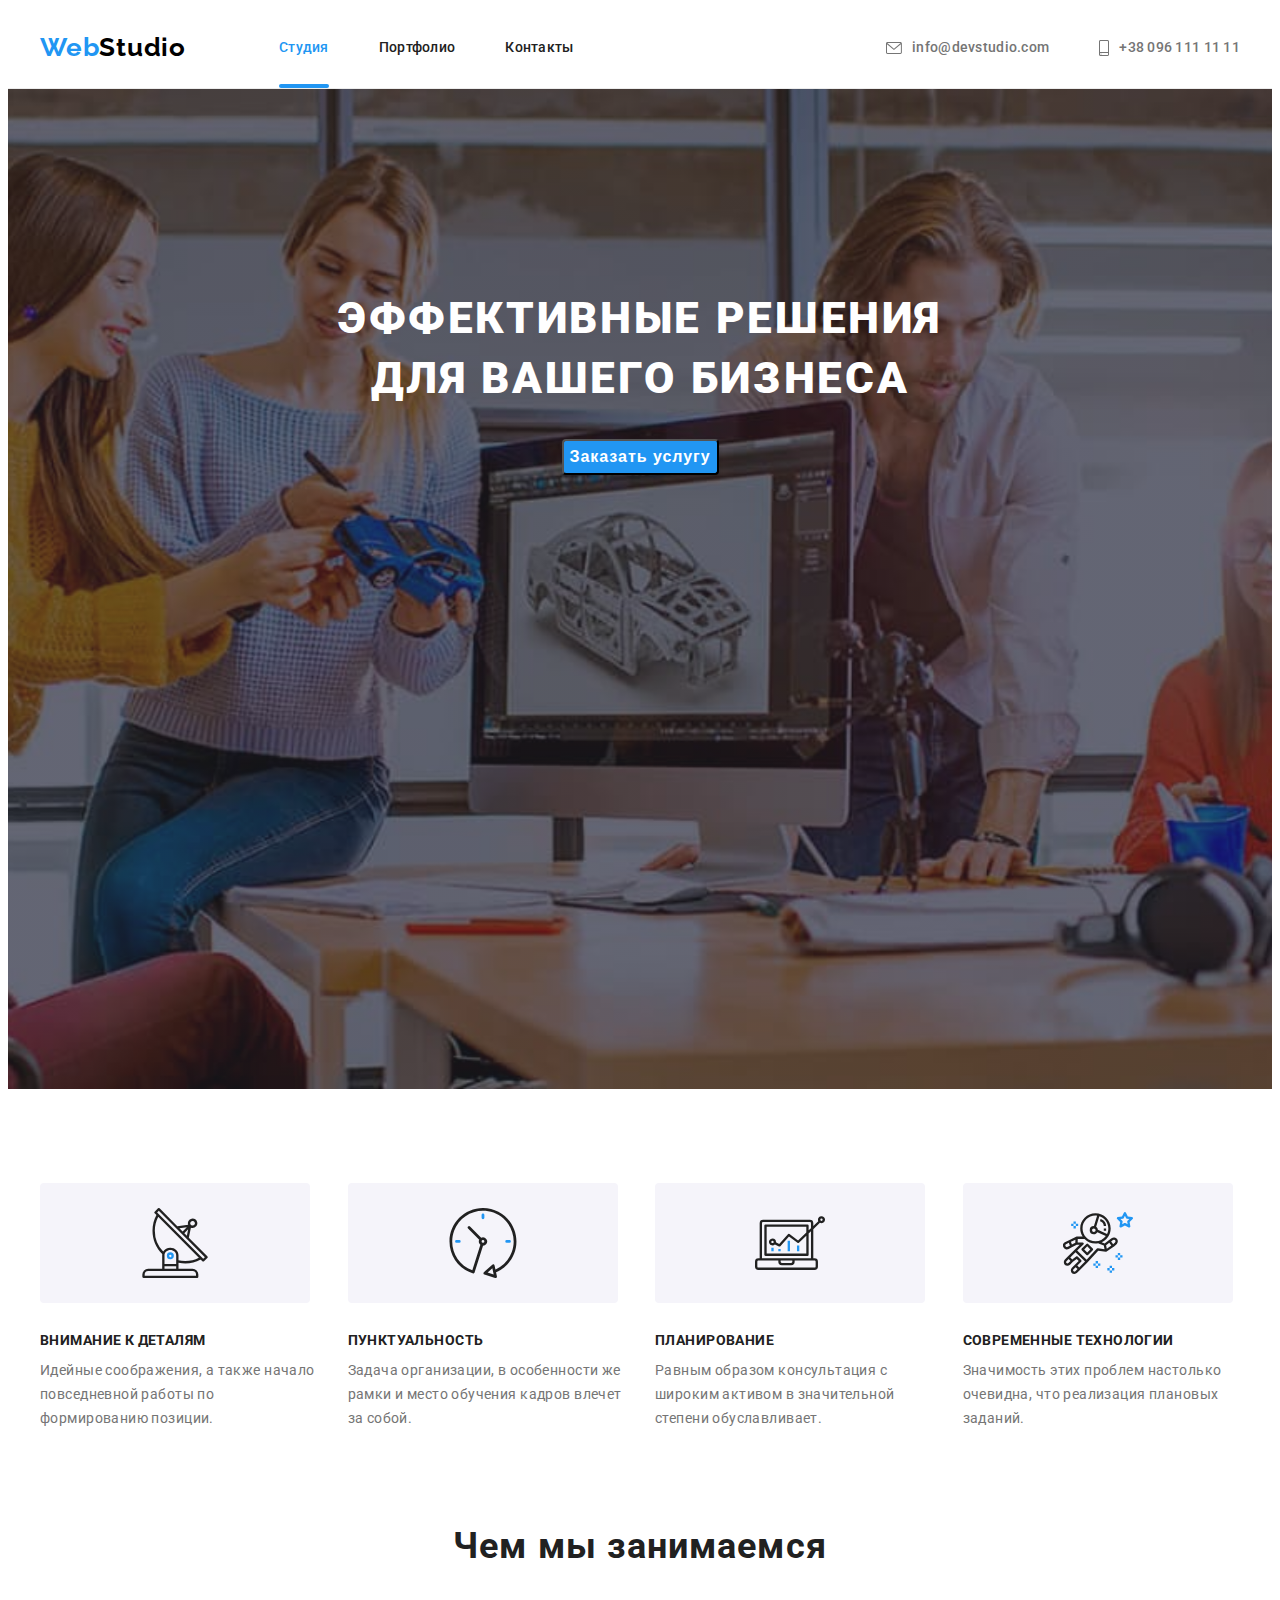
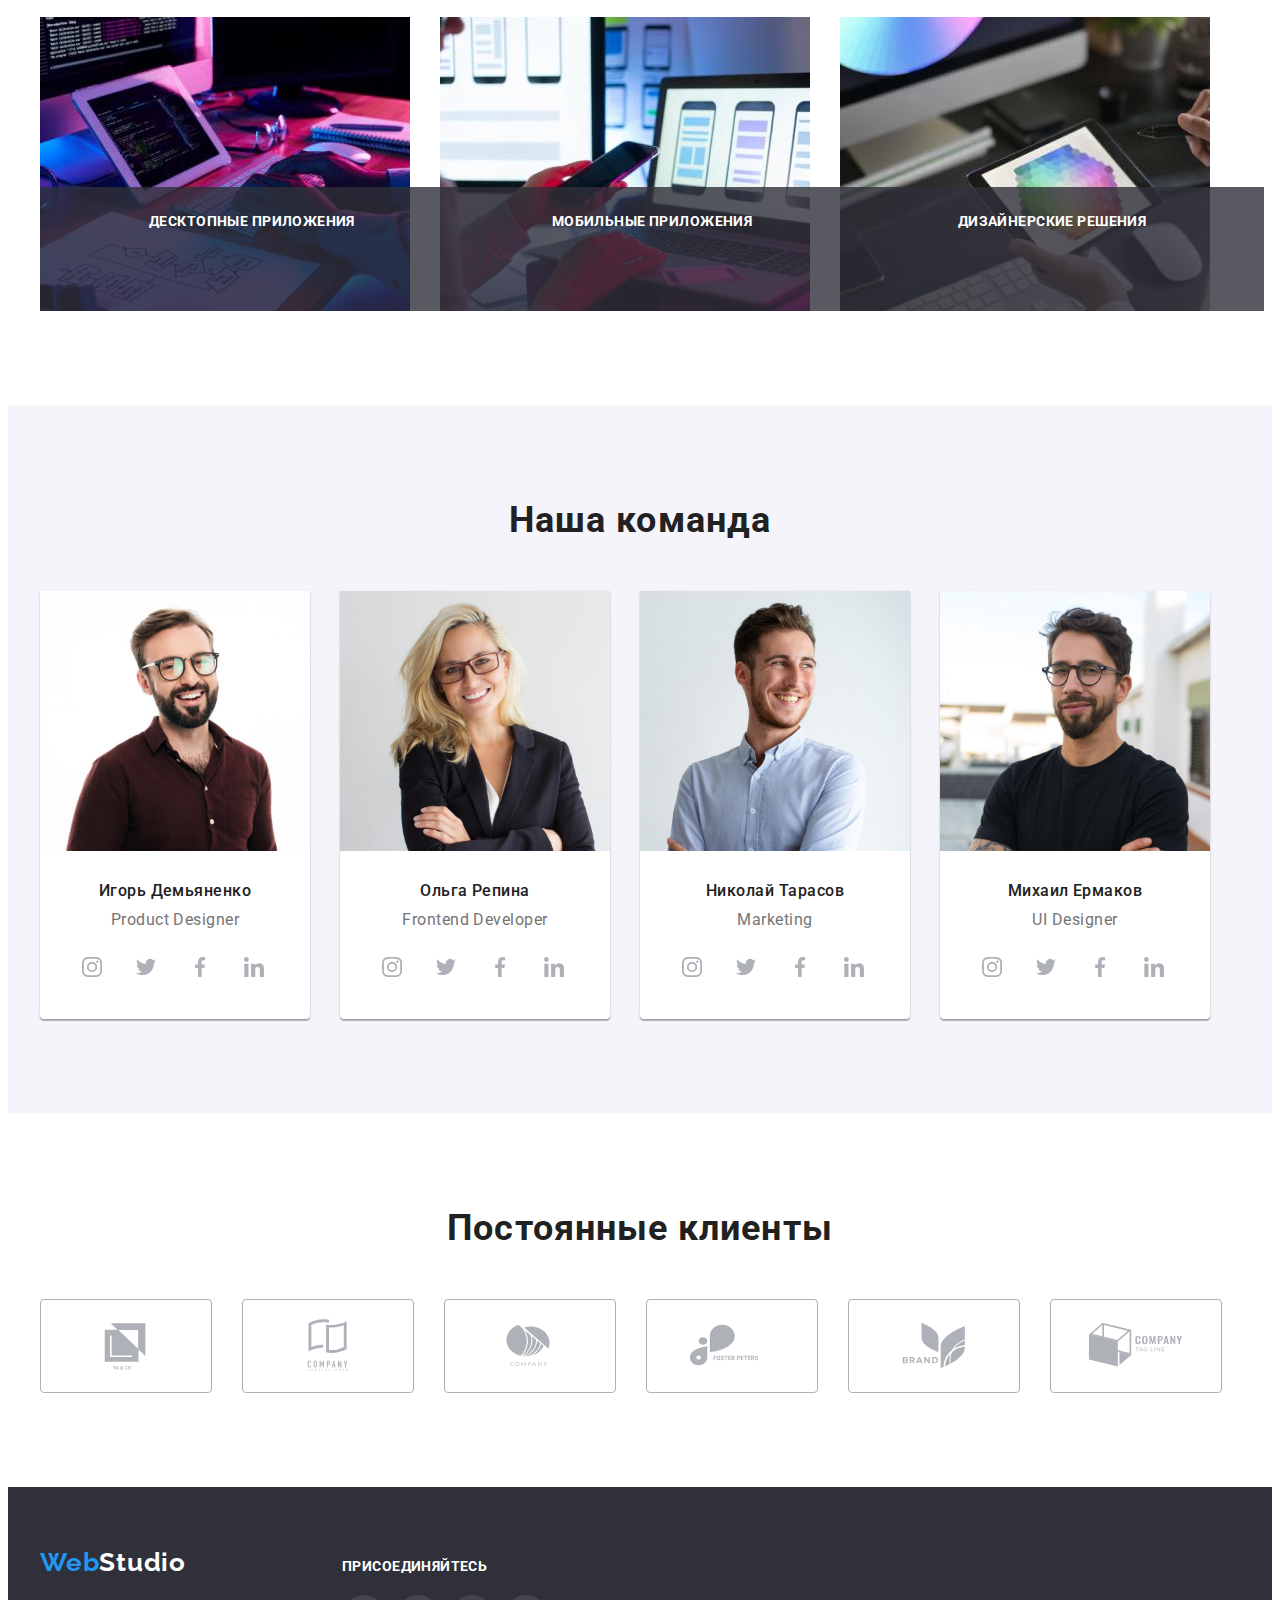
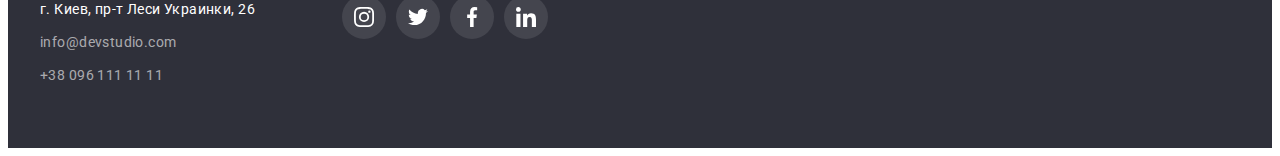
<file: index.html>
<!DOCTYPE html>
<html lang="ru">
  <head>
    <meta charset="UTF-8" />
    <meta http-equiv="X-UA-Compatible" content="IE=edge" />
    <meta name="viewport" content="width=device-width, initial-scale=1.0" />
    <title>Web Studio</title>
    <link rel="preconnect" href="https://fonts.googleapis.com" />
    <link rel="preconnect" href="https://fonts.gstatic.com" crossorigin />
    <link rel="preconnect" href="https://fonts.googleapis.com" />
    <link rel="preconnect" href="https://fonts.gstatic.com" crossorigin />
    <link
      href="https://fonts.googleapis.com/css2?family=Raleway:wght@700&family=Roboto:wght@400;500;700;900&display=swap"
      rel="stylesheet"
    />
    <link
      rel="stylesheet"
      href="https://cdnjs.cloudflare.com/ajax/libs/modern-normalize/1.1.0/modern-normalize.min.css"
      integrity="sha512-wpPYUAdjBVSE4KJnH1VR1HeZfpl1ub8YT/NKx4PuQ5NmX2tKuGu6U/JRp5y+Y8XG2tV+wKQpNHVUX03MfMFn9Q=="
      crossorigin="anonymous"
      referrerpolicy="no-referrer"
    />

    <link rel="stylesheet" href="./css/styles.css" />
  </head>
  <body>
    <!-- header -->
    <header>
      <div class="container header">
        <nav class="main-nav">
          <a class="logo" href="./index.html"><span class="logo-accent">Web</span>Studio</a>
          <ul class="site-nav list">
            <li><a class="link is-active-page" href="./index.html">Студия</a></li>
            <li><a class="link" href="./portfolio.html">Портфолио</a></li>
            <li><a class="link" href="">Контакты</a></li>
          </ul>
        </nav>
        <ul class="contacts list">
          <li>
            <a class="link" href="mailto:info@devstudio.com">
              <svg class="icon" width="16" height="12">
                <use href="./images/sprite.svg#pics-envelope"></use>
              </svg>
              info@devstudio.com
            </a>
          </li>
          <li>
            <a class="link" href="tel:+380961111111">
              <svg class="icon" width="10" height="16">
                <use href="./images/sprite.svg#pics-smartphone"></use>
              </svg>
              +38 096 111 11 11</a
            >
          </li>
        </ul>
      </div>
    </header>

    <main>
      <!-- order service section -->
      <section class="sectin-order">
        <div class="container">
          <h1>Эффективные решения для вашего бизнеса</h1>
          <button type="button" data-modal-open>Заказать услугу</button>
        </div>
      </section>

      <!-- our benefits section -->
      <section class="benefits-section section">
        <div class="container">
          <h2 class="visually-hidden">Наши преимущества</h2>
          <ul class="benefits-list list">
            <li>
              <div class="thumb">
                <svg width="70" height="70">
                  <use href="./images/sprite.svg#icon-antenna"></use>
                </svg>
              </div>
              <h3>Внимание к деталям</h3>
              <p>
                Идейные соображения, а также начало повседневной работы по формированию позиции.
              </p>
            </li>
            <li>
              <div class="thumb">
                <svg width="70" height="70">
                  <use href="./images/sprite.svg#icon-clock"></use>
                </svg>
              </div>
              <h3>Пунктуальность</h3>
              <p>
                Задача организации, в особенности же рамки и место обучения кадров влечет за собой.
              </p>
            </li>
            <li>
              <div class="thumb">
                <svg width="70" height="70">
                  <use href="./images/sprite.svg#icon-diagram"></use>
                </svg>
              </div>
              <h3>Планирование</h3>
              <p>
                Равным образом консультация с широким активом в значительной степени обуславливает.
              </p>
            </li>
            <li>
              <div class="thumb">
                <svg width="70" height="70">
                  <use href="./images/sprite.svg#icon-astronaut"></use>
                </svg>
              </div>
              <h3>Современные технологии</h3>
              <p>Значимость этих проблем настолько очевидна, что реализация плановых заданий.</p>
            </li>
          </ul>
        </div>
      </section>

      <!-- our work section -->
      <section class="work-section section">
        <div class="container">
          <h2 class="section-heading">Чем мы занимаемся</h2>
          <ul class="work-list list">
            <li>
              <div class="thumb">
                <img width="370" height="294" src="./images/work1.jpg" alt="we are working" />
                <h3 class="description">Десктопные приложения</h3>
              </div>
            </li>

            <li>
              <div class="thumb">
                <img width="370" height="294" src="./images/work2.jpg" alt="we are working" />
                <h3 class="description">Мобильные приложения</h3>
              </div>
            </li>

            <li>
              <div class="thumb">
                <img width="370" height="294" src="./images/work3.jpg" alt="we are working" />
                <h3 class="description">Дизайнерские решения</h3>
              </div>
            </li>
          </ul>
        </div>
      </section>

      <!--our team section  -->
      <section class="team-section section">
        <div class="container">
          <h2 class="section-heading">Наша команда</h2>
          <ul class="team-list list">
            <li class="card">
              <img
                width="270"
                height="260"
                src="./images/team-member1.jpg"
                alt="фото Игорь Демьяненко"
              />
              <div class="card-description">
                <h3>Игорь Демьяненко</h3>
                <p>Product Designer</p>

                <ul class="social-icons list">
                  <li>
                    <a href="" aria-label="instagram">
                      <svg class="icon" width="20" height="20">
                        <use href="./images/sprite.svg#socials-instagram"></use>
                      </svg>
                    </a>
                  </li>

                  <li>
                    <a href="" aria-label="twitter">
                      <svg class="icon" width="20" height="20">
                        <use href="./images/sprite.svg#socials-twitter"></use>
                      </svg>
                    </a>
                  </li>

                  <li>
                    <a href="" aria-label="facebook">
                      <svg class="icon" width="20" height="20">
                        <use href="./images/sprite.svg#socials-facebook"></use>
                      </svg>
                    </a>
                  </li>

                  <li>
                    <a href="" aria-label="linkedin">
                      <svg class="icon" width="20" height="20">
                        <use href="./images/sprite.svg#socials-linkedin"></use>
                      </svg>
                    </a>
                  </li>
                </ul>
              </div>
            </li>
            <li class="card">
              <img
                width="270"
                height="260"
                src="./images/team-member2.jpg"
                alt="фото Ольга Репина"
              />
              <div class="card-description">
                <h3>Ольга Репина</h3>
                <p>Frontend Developer</p>

                <ul class="social-icons list">
                  <li>
                    <a href="" aria-label="instagram">
                      <svg class="icon" width="20" height="20">
                        <use href="./images/sprite.svg#socials-instagram"></use>
                      </svg>
                    </a>
                  </li>

                  <li>
                    <a href="" aria-label="twitter">
                      <svg class="icon" width="20" height="20">
                        <use href="./images/sprite.svg#socials-twitter"></use>
                      </svg>
                    </a>
                  </li>

                  <li>
                    <a href="" aria-label="facebook">
                      <svg class="icon" width="20" height="20">
                        <use href="./images/sprite.svg#socials-facebook"></use>
                      </svg>
                    </a>
                  </li>

                  <li>
                    <a href="" aria-label="linkedin">
                      <svg class="icon" width="20" height="20">
                        <use href="./images/sprite.svg#socials-linkedin"></use>
                      </svg>
                    </a>
                  </li>
                </ul>
              </div>
            </li>
            <li class="card">
              <img
                width="270"
                height="260"
                src="./images/team-member3.jpg"
                alt="фото Николай Тарасов"
              />
              <div class="card-description">
                <h3>Николай Тарасов</h3>
                <p>Marketing</p>

                <ul class="social-icons list">
                  <li>
                    <a href="" aria-label="instagram">
                      <svg class="icon" width="20" height="20">
                        <use href="./images/sprite.svg#socials-instagram"></use>
                      </svg>
                    </a>
                  </li>

                  <li>
                    <a href="" aria-label="twitter">
                      <svg class="icon" width="20" height="20">
                        <use href="./images/sprite.svg#socials-twitter"></use>
                      </svg>
                    </a>
                  </li>

                  <li>
                    <a href="" aria-label="facebook">
                      <svg class="icon" width="20" height="20">
                        <use href="./images/sprite.svg#socials-facebook"></use>
                      </svg>
                    </a>
                  </li>

                  <li>
                    <a href="" aria-label="linkedin">
                      <svg class="icon" width="20" height="20">
                        <use href="./images/sprite.svg#socials-linkedin"></use>
                      </svg>
                    </a>
                  </li>
                </ul>
              </div>
            </li>
            <li class="card">
              <img
                width="270"
                height="260"
                src="./images/team-member4.jpg"
                alt="фото Михаил Ермаков"
              />
              <div class="card-description">
                <h3>Михаил Ермаков</h3>
                <p>UI Designer</p>

                <ul class="social-icons list">
                  <li>
                    <a href="" aria-label="instagram">
                      <svg class="icon" width="20" height="20">
                        <use href="./images/sprite.svg#socials-instagram"></use>
                      </svg>
                    </a>
                  </li>

                  <li>
                    <a href="" aria-label="twitter">
                      <svg class="icon" width="20" height="20">
                        <use href="./images/sprite.svg#socials-twitter"></use>
                      </svg>
                    </a>
                  </li>

                  <li>
                    <a href="" aria-label="facebook">
                      <svg class="icon" width="20" height="20">
                        <use href="./images/sprite.svg#socials-facebook"></use>
                      </svg>
                    </a>
                  </li>

                  <li>
                    <a href="" aria-label="linkedin">
                      <svg class="icon" width="20" height="20">
                        <use href="./images/sprite.svg#socials-linkedin"></use>
                      </svg>
                    </a>
                  </li>
                </ul>
              </div>
            </li>
          </ul>
        </div>
      </section>

      <!-- Clients Section -->
      <section class="clients-section section">
        <div class="container">
          <h2 class="section-heading">Постоянные клиенты</h2>
          <ul class="clients-list list">
            <li class="client">
              <a href="">
                <svg class="icon" width="106" height="60">
                  <use href="./images/sprite.svg#company-logo1"></use>
                </svg>
              </a>
            </li>

            <li class="client">
              <a href="">
                <svg class="icon" width="106" height="60">
                  <use href="./images/sprite.svg#company-logo2"></use>
                </svg>
              </a>
            </li>

            <li class="client">
              <a href="">
                <svg class="icon" width="106" height="60">
                  <use href="./images/sprite.svg#company-logo3"></use>
                </svg>
              </a>
            </li>

            <li class="client">
              <a href="">
                <svg class="icon" width="106" height="60">
                  <use href="./images/sprite.svg#company-logo4"></use>
                </svg>
              </a>
            </li>

            <li class="client">
              <a href="">
                <svg class="icon" width="106" height="60">
                  <use href="./images/sprite.svg#company-logo5"></use>
                </svg>
              </a>
            </li>

            <li class="client">
              <a href="">
                <svg class="icon" width="106" height="60">
                  <use href="./images/sprite.svg#company-logo6"></use>
                </svg>
              </a>
            </li>
          </ul>
        </div>
      </section>
    </main>

    <!-- footer -->
    <footer class="footer">
      <div class="container">
        <div class="our-location">
          <a class="logo" href="./index.html"><span class="logo-accent">Web</span>Studio</a>
          <address class="address">
            <p>г. Киев, пр-т Леси Украинки, 26</p>
            <a class="link" href="mailto:info@devstudio.com">info@devstudio.com</a>
            <a class="link" href="tel:+380961111111">+38 096 111 11 11</a>
          </address>
        </div>

        <div class="contact-us">
          <h2>присоединяйтесь</h2>
          <ul class="social-icons list">
            <li>
              <a href="" aria-label="instagram">
                <svg class="icon" width="20" height="20">
                  <use href="./images/sprite.svg#socials-instagram"></use>
                </svg>
              </a>
            </li>

            <li>
              <a href="" aria-label="twitter">
                <svg class="icon" width="20" height="20">
                  <use href="./images/sprite.svg#socials-twitter"></use>
                </svg>
              </a>
            </li>

            <li>
              <a href="" aria-label="facebook">
                <svg class="icon" width="20" height="20">
                  <use href="./images/sprite.svg#socials-facebook"></use>
                </svg>
              </a>
            </li>

            <li>
              <a href="" aria-label="linkedin">
                <svg class="icon" width="20" height="20">
                  <use href="./images/sprite.svg#socials-linkedin"></use>
                </svg>
              </a>
            </li>
          </ul>
        </div>
      </div>
    </footer>
    <!-- modal -->
    <div class="backdrop is-hidden" data-modal>
      <div class="modal">
        <button class="close-btn" data-modal-close>
          <svg width="11" height="11">
            <use href="./images/sprite.svg#pics-close"></use>
          </svg>
        </button>
      </div>
    </div>

    <script src="./js/modal.js"></script>
  </body>
</html>
</file>
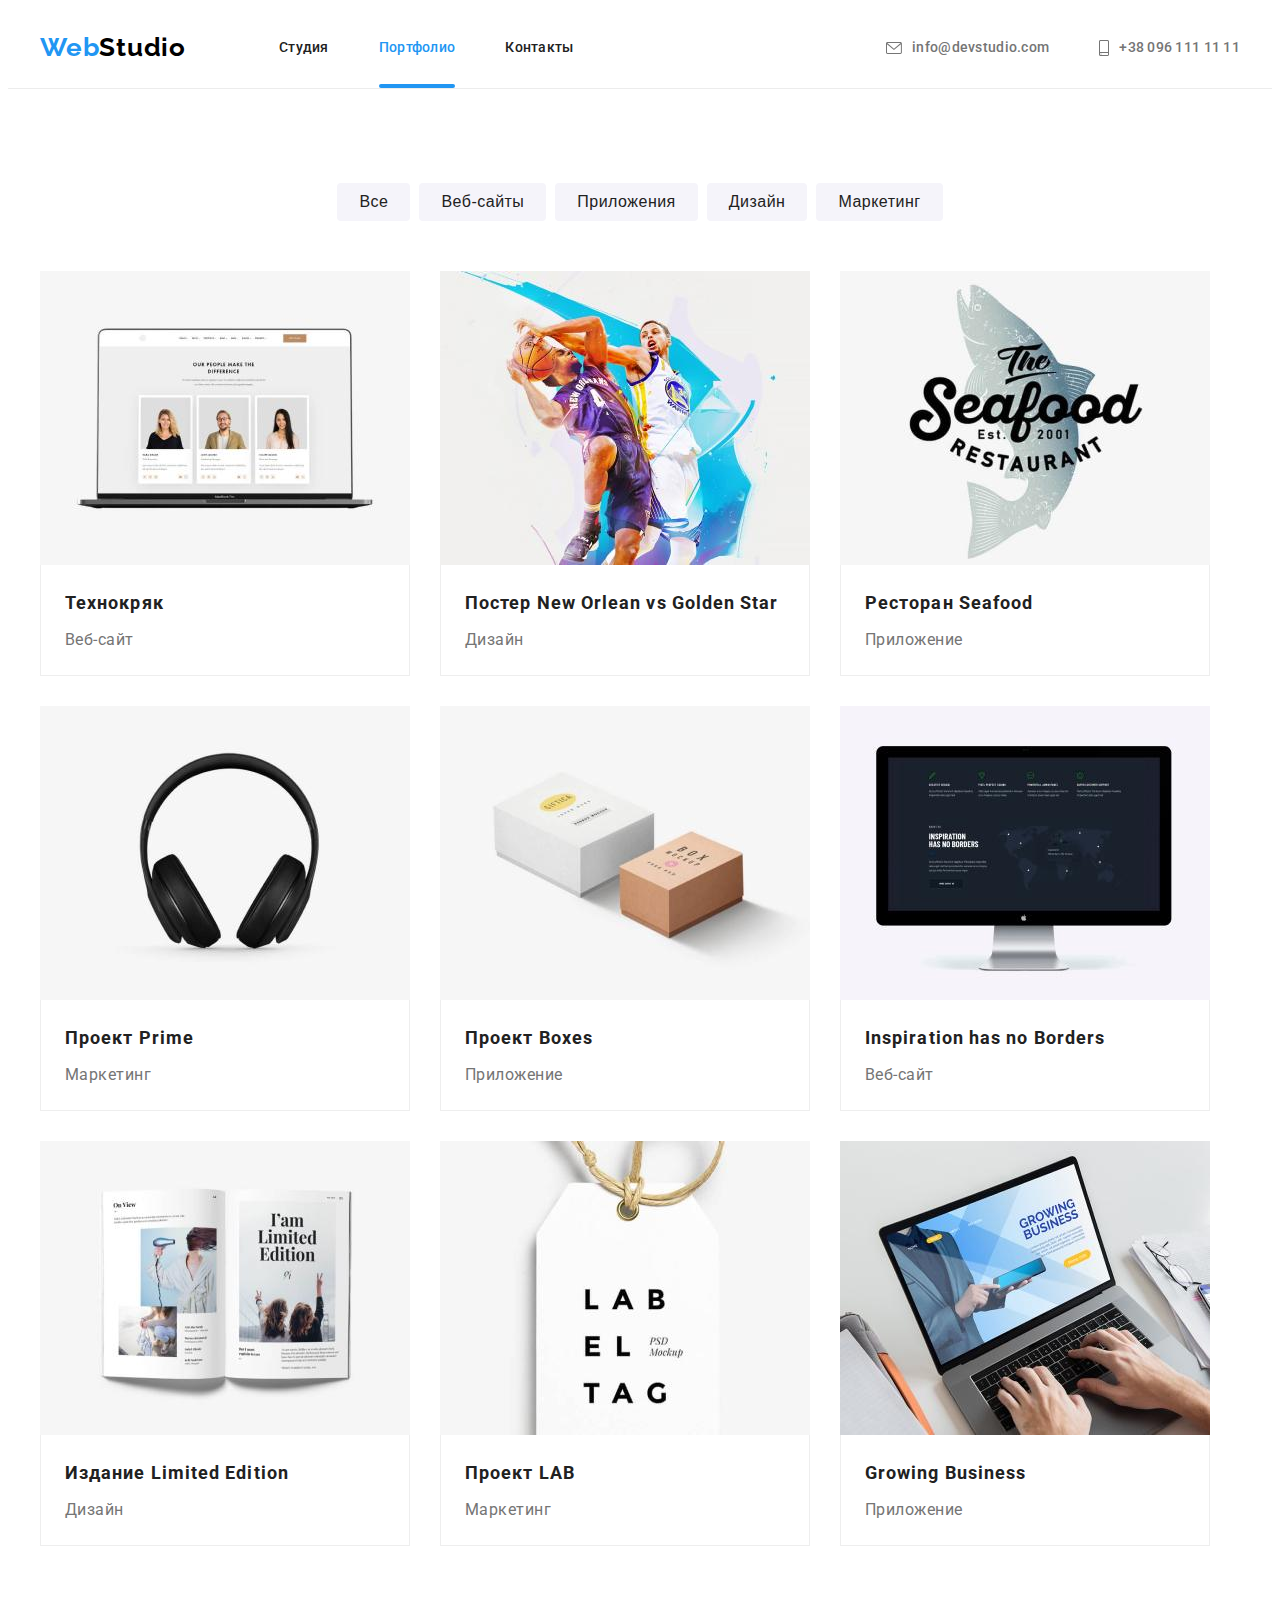
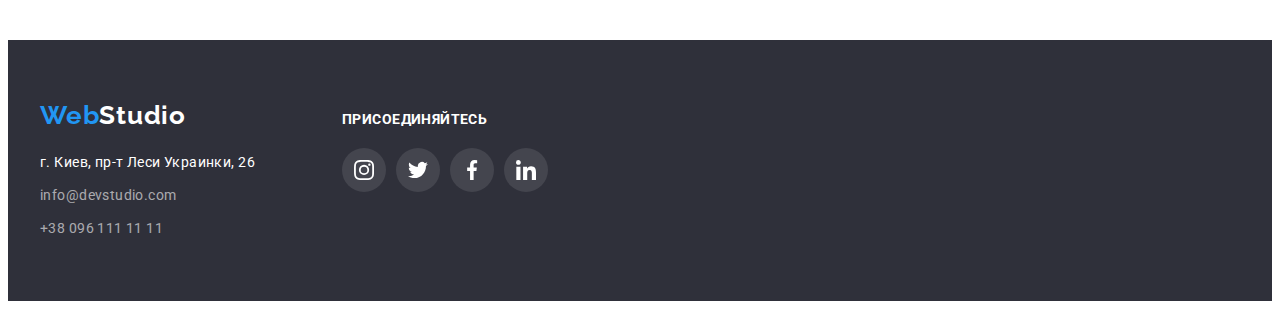
<file: portfolio.html>
<!DOCTYPE html>
<html lang="ru">
  <head>
    <meta charset="UTF-8" />
    <meta http-equiv="X-UA-Compatible" content="IE=edge" />
    <meta name="viewport" content="width=device-width, initial-scale=1.0" />
    <title>Web Studio</title>
    <link rel="preconnect" href="https://fonts.googleapis.com" />
    <link rel="preconnect" href="https://fonts.gstatic.com" crossorigin />
    <link rel="preconnect" href="https://fonts.googleapis.com" />
    <link rel="preconnect" href="https://fonts.gstatic.com" crossorigin />
    <link
      href="https://fonts.googleapis.com/css2?family=Raleway:wght@700&family=Roboto:wght@400;500;700;900&display=swap"
      rel="stylesheet"
    />
    <link
      rel="stylesheet"
      href="https://cdnjs.cloudflare.com/ajax/libs/modern-normalize/1.1.0/modern-normalize.min.css"
      integrity="sha512-wpPYUAdjBVSE4KJnH1VR1HeZfpl1ub8YT/NKx4PuQ5NmX2tKuGu6U/JRp5y+Y8XG2tV+wKQpNHVUX03MfMFn9Q=="
      crossorigin="anonymous"
      referrerpolicy="no-referrer"
    />

    <link rel="stylesheet" href="./css/styles.css" />
  </head>
  <body>
    <!-- header -->
    <header>
      <div class="container header">
        <nav class="main-nav">
          <a class="logo" href="./index.html"><span class="logo-accent">Web</span>Studio</a>
          <ul class="site-nav list">
            <li><a class="link" href="./index.html">Студия</a></li>
            <li><a class="link is-active-page" href="./portfolio.html">Портфолио</a></li>
            <li><a class="link" href="">Контакты</a></li>
          </ul>
        </nav>
        <ul class="contacts list">
          <li>
            <a class="link" href="mailto:info@devstudio.com">
              <svg class="icon" width="16" height="12">
                <use href="./images/sprite.svg#pics-envelope"></use>
              </svg>
              info@devstudio.com</a
            >
          </li>
          <li>
            <a class="link" href="tel:+380961111111">
              <svg class="icon" width="10" height="16">
                <use href="./images/sprite.svg#pics-smartphone"></use>
              </svg>
              +38 096 111 11 11</a
            >
          </li>
        </ul>
      </div>
    </header>

    <main>
      <h1 class="visually-hidden">Портфолио</h1>
      <section class="portfolio section">
        <div class="container">
          <ul class="portfolio-selection list">
            <li><button class="btn" type="button">Все</button></li>
            <li><button class="btn" type="button">Веб-сайты</button></li>
            <li><button class="btn" type="button">Приложения</button></li>
            <li><button class="btn" type="button">Дизайн</button></li>
            <li><button class="btn" type="button">Маркетинг</button></li>
          </ul>

          <ul class="portfolio-projects list">
            <li class="item">
              <a href="">
                <div class="thumb">
                  <img
                    src="./images/port1-technocrack.jpg"
                    width="370"
                    height="294"
                    alt="Технокряк"
                  />
                  <div class="card-overlay">
                    Технокряк это современная площадка распространения коронавируса. Компании
                    используют эту платформу для цифрового шпионажа и атак на защищённые сервера
                    конкурентов.
                  </div>
                </div>
                <div class="card-description">
                  <h2>Технокряк</h2>
                  <p>Веб-сайт</p>
                </div>
              </a>
            </li>

            <li class="item">
              <a href="">
                <div class="thumb">
                  <img
                    src="./images/port2-poster-basketball.jpg"
                    width="370"
                    height="294"
                    alt="Постер New Orlean vs Golden Star"
                  />
                  <div class="card-overlay">
                    Технокряк это современная площадка распространения коронавируса. Компании
                    используют эту платформу для цифрового шпионажа и атак на защищённые сервера
                    конкурентов.
                  </div>
                </div>
                <div class="card-description">
                  <h2>Постер New Orlean vs Golden Star</h2>
                  <p>Дизайн</p>
                </div>
              </a>
            </li>

            <li class="item">
              <a href="">
                <div class="thumb">
                  <img
                    src="./images/port3-restaurant.jpg"
                    width="370"
                    height="294"
                    alt="Ресторан Seafood"
                  />
                  <div class="card-overlay">
                    Технокряк это современная площадка распространения коронавируса. Компании
                    используют эту платформу для цифрового шпионажа и атак на защищённые сервера
                    конкурентов.
                  </div>
                </div>
                <div class="card-description">
                  <h2>Ресторан Seafood</h2>
                  <p>Приложение</p>
                </div>
              </a>
            </li>

            <li class="item">
              <a href="">
                <div class="thumb">
                  <img src="./images/port4-prime.jpg" width="370" height="294" alt="Проект Prime" />
                  <div class="card-overlay">
                    Технокряк это современная площадка распространения коронавируса. Компании
                    используют эту платформу для цифрового шпионажа и атак на защищённые сервера
                    конкурентов.
                  </div>
                </div>
                <div class="card-description">
                  <h2>Проект Prime</h2>
                  <p>Маркетинг</p>
                </div>
              </a>
            </li>

            <li class="item">
              <a href="">
                <div class="thumb">
                  <img src="./images/port5-boxes.jpg" width="370" height="294" alt="Проект Prime" />
                  <div class="card-overlay">
                    Технокряк это современная площадка распространения коронавируса. Компании
                    используют эту платформу для цифрового шпионажа и атак на защищённые сервера
                    конкурентов.
                  </div>
                </div>
                <div class="card-description">
                  <h2>Проект Boxes</h2>
                  <p>Приложение</p>
                </div>
              </a>
            </li>

            <li class="item">
              <a href="">
                <div class="thumb">
                  <img
                    src="./images/port6-inspiration.jpg"
                    width="370"
                    height="294"
                    alt="Inspiration has no Borders"
                  />
                  <div class="card-overlay">
                    Технокряк это современная площадка распространения коронавируса. Компании
                    используют эту платформу для цифрового шпионажа и атак на защищённые сервера
                    конкурентов.
                  </div>
                </div>
                <div class="card-description">
                  <h2>Inspiration has no Borders</h2>
                  <p>Веб-сайт</p>
                </div>
              </a>
            </li>

            <li class="item">
              <a href="">
                <div class="thumb">
                  <img
                    src="./images/port7-limited-edition.jpg"
                    width="370"
                    height="294"
                    alt="Издание Limited Edition"
                  />
                  <div class="card-overlay">
                    Технокряк это современная площадка распространения коронавируса. Компании
                    используют эту платформу для цифрового шпионажа и атак на защищённые сервера
                    конкурентов.
                  </div>
                </div>
                <div class="card-description">
                  <h2>Издание Limited Edition</h2>
                  <p>Дизайн</p>
                </div>
              </a>
            </li>

            <li class="item">
              <a href="">
                <div class="thumb">
                  <img src="./images/port8-label.jpg" width="370" height="294" alt="Проект LAB" />
                  <div class="card-overlay">
                    Технокряк это современная площадка распространения коронавируса. Компании
                    используют эту платформу для цифрового шпионажа и атак на защищённые сервера
                    конкурентов.
                  </div>
                </div>
                <div class="card-description">
                  <h2>Проект LAB</h2>
                  <p>Маркетинг</p>
                </div>
              </a>
            </li>

            <li class="item">
              <a href="">
                <div class="thumb">
                  <img
                    src="./images/port9-growing-business.jpg"
                    width="370"
                    height="294"
                    alt="Growing Business"
                  />
                  <div class="card-overlay">
                    Технокряк это современная площадка распространения коронавируса. Компании
                    используют эту платформу для цифрового шпионажа и атак на защищённые сервера
                    конкурентов.
                  </div>
                </div>
                <div class="card-description">
                  <h2>Growing Business</h2>
                  <p>Приложение</p>
                </div>
              </a>
            </li>
          </ul>
        </div>
      </section>
    </main>

    <!-- footer -->
    <footer class="footer">
      <div class="container">
        <div class="our-location">
          <a class="logo" href="./index.html"><span class="logo-accent">Web</span>Studio</a>
          <address class="address">
            <p>г. Киев, пр-т Леси Украинки, 26</p>
            <a class="link" href="mailto:info@devstudio.com">info@devstudio.com</a>
            <a class="link" href="tel:+380961111111">+38 096 111 11 11</a>
          </address>
        </div>

        <div class="contact-us">
          <h2>присоединяйтесь</h2>
          <ul class="social-icons list">
            <li>
              <a href="" aria-label="instagram">
                <svg class="icon" width="20" height="20">
                  <use href="./images/sprite.svg#socials-instagram"></use>
                </svg>
              </a>
            </li>

            <li>
              <a href="" aria-label="twitter">
                <svg class="icon" width="20" height="20">
                  <use href="./images/sprite.svg#socials-twitter"></use>
                </svg>
              </a>
            </li>

            <li>
              <a href="" aria-label="facebook">
                <svg class="icon" width="20" height="20">
                  <use href="./images/sprite.svg#socials-facebook"></use>
                </svg>
              </a>
            </li>

            <li>
              <a href="" aria-label="linkedin">
                <svg class="icon" width="20" height="20">
                  <use href="./images/sprite.svg#socials-linkedin"></use>
                </svg>
              </a>
            </li>
          </ul>
        </div>
      </div>
    </footer>
  </body>
</html>
</file>
<file: css/styles.css>
:root {
  --text-main: #757575;
  --text-accent: #2196f3;
  --text-heading: #212121;
  --text-white: #ffffff;

  --bg-main: #ffffff;
  --bg-section: #2f303a;
  --bg-accent: #f5f4fa;

  --card-set-gap: 30px;
}

h1,
h2,
h3,
h4,
h5,
h6,
p,
ul {
  margin: 0;
  padding: 0;
}

img {
  display: block;
  max-width: 100%;
  height: auto;
}

body {
  background-color: var(--bg-main);
  color: var(--text-main);
  font-family: Roboto;
}

.container {
  width: 1200px;
  padding-left: 15px;
  padding-right: 15px;
  margin-left: auto;
  margin-right: auto;
}

.list {
  list-style: none;
}

.link {
  text-decoration: none;
  color: inherit;

  transition: color 250ms cubic-bezier(0.4, 0, 0.2, 1);
}

.link:hover,
.link:focus {
  color: var(--text-accent);
}

/* header */
header {
  border-bottom: 1px solid #ececec;
}

.header {
  display: flex;
  align-items: center;
  justify-content: space-between;
}

.main-nav {
  display: flex;
  align-items: center;
}

.logo {
  font-family: 'Raleway', sans-serif;
  font-weight: 700;
  font-size: 26px;
  line-height: 1.2;
  letter-spacing: 0.03em;
  color: #000000;
  text-decoration: none;
}

.main-nav .logo {
  margin-right: 93px;
}

.logo-accent {
  color: var(--text-accent);
}

.contacts,
.site-nav {
  display: flex;
  justify-content: center;
  align-items: center;

  font-weight: 500;
  font-size: 14px;
  line-height: 1.14;
  letter-spacing: 0.02em;
}

.site-nav a {
  padding-top: 32px;
  padding-bottom: 32px;
  display: block;
}

.contacts > li:not(:last-child) {
  margin-right: 50px;
}

.contacts .icon {
  fill: currentColor;
  margin-right: 10px;
}

.contacts a {
  display: flex;
  align-items: center;
}

.site-nav {
  color: var(--text-heading);
  margin: 0;
  padding: 0;
}

.site-nav > li:not(:last-child) {
  margin-right: 50px;
}

.site-nav .is-active-page {
  position: relative;
  color: var(--text-accent);
}

.site-nav .is-active-page::after {
  content: '';

  position: absolute;
  bottom: 0;
  display: block;
  height: 4px;
  width: 100%;
  background-color: var(--text-accent);
  border-radius: 2px;
}
/* main */

.section {
  padding-top: 94px;
  padding-bottom: 94px;
}

/* sectin-order */

.sectin-order {
  text-align: center;
  padding-top: 200px;
  padding-bottom: 200px;

  max-width: 1600px;
  height: 600px;
  margin-left: auto;
  margin-right: auto;

  background-image: linear-gradient(to right, rgba(47, 48, 58, 0.4), rgba(47, 48, 58, 0.4)),
    url(../images/banner.jpg);
  background-repeat: no-repeat;
  background-position: center;
  background-size: cover;
}

.sectin-order h1 {
  margin-bottom: 30px;
  max-width: 700px;
  display: block;
  text-align: center;
  margin-left: auto;
  margin-right: auto;
  font-weight: 900;
  font-size: 44px;
  line-height: 1.36;
  letter-spacing: 0.06em;
  color: var(--text-white);
  text-transform: uppercase;
}

.sectin-order button {
  font-weight: 700;
  font-size: 16px;
  line-height: 1.87;
  letter-spacing: 0.06em;
  color: var(--text-white);
  background: var(--text-accent);
  box-shadow: 0px 4px 4px rgba(0, 0, 0, 0.15);
  border-radius: 4px;
  cursor: pointer;

  transition: background 250ms cubic-bezier(0.4, 0, 0.2, 1);
}

.sectin-order button:hover,
.sectin-order button:focus {
  background: #188ce8;
}

/* benefits-section */
.benefits-section.section {
  padding-bottom: 0;
}

.benefits-section h3 {
  font-weight: 700;
  font-size: 14px;
  line-height: 1.14;
  letter-spacing: 0.03em;
  text-transform: uppercase;
  color: var(--text-heading);
  margin-bottom: 10px;
}

.benefits-section p {
  font-size: 14px;
  line-height: 1.71;
  letter-spacing: 0.03em;
}

.benefits-list {
  display: flex;
  justify-content: space-between;
}

.benefits-list .thumb {
  margin-bottom: 30px;
  display: flex;
  justify-content: center;
  align-items: center;

  background: var(--bg-accent);
  border-radius: 4px;
  width: 270px;
  height: 120px;
}

.benefits-list > li {
  width: calc((100% - var(--card-set-gap) * 3) / 4);
}

.benefits-list > li:not(:last-child) {
  margin-right: var(--card-set-gap);
}

/* work-section */
.section-heading {
  margin-bottom: 50px;

  font-weight: 700;
  font-size: 36px;
  line-height: 1.17;
  text-align: center;
  letter-spacing: 0.03em;
  color: var(--text-heading);
}

.work-list {
  display: flex;
}

.work-list > li:not(:last-child) {
  margin-right: var(--card-set-gap);
}

.work-list .thumb {
  position: relative;
}

.work-list .description {
  position: absolute;
  text-align: center;
  padding: 27px;
  left: 0;
  bottom: 0;
  width: 100%;
  min-height: 70px;
  font-weight: 700;
  font-size: 14px;
  line-height: 1.14;
  letter-spacing: 0.03em;
  text-transform: uppercase;
  color: #ffffff;
  background: rgba(47, 48, 58, 0.8);
}

/* team-section */
.team-section {
  background: var(--bg-accent);
}

.card {
  width: 270px;
  background: var(--bg-main);
  text-align: center;
  font-size: 16px;
  line-height: 1.19;
  text-align: center;
  letter-spacing: 0.03em;

  box-shadow: 0px 1px 3px rgba(0, 0, 0, 0.12), 0px 1px 1px rgba(0, 0, 0, 0.14),
    0px 2px 1px rgba(0, 0, 0, 0.2);
  border-radius: 0px 0px 4px 4px;
}

.team-section .card-description {
  padding: var(--card-set-gap);
}

.team-section h3 {
  color: var(--text-heading);
  font-weight: 500;
  font-size: inherit;

  margin: 0 0 10px 0;
}

.team-section p {
  margin-bottom: 16px;
}

.team-list {
  display: flex;
}

.team-list > .card:not(:last-child) {
  margin-right: var(--card-set-gap);
}

.social-icons {
  width: 206px;
  display: flex;
  justify-content: space-between;
}

.social-icons li:not(:last-child) {
  margin-right: 10px;
}

.social-icons a {
  width: 44px;
  height: 44px;
  border-radius: 50%;
  display: flex;
  justify-content: center;
  align-items: center;
  color: #afb1b8;

  transition: color 250ms cubic-bezier(0.4, 0, 0.2, 1),
    background-color 250ms cubic-bezier(0.4, 0, 0.2, 1);
}

.social-icons a:hover,
.social-icons a:focus {
  background-color: var(--text-accent);
  color: var(--bg-accent);
}

.social-icons .icon {
  fill: currentColor;
}

/* Clients Section */
.clients-list {
  display: flex;
}

.clients-list > .client:not(:last-child) {
  margin-right: 30px;
}

.clients-list a {
  display: flex;
  justify-content: center;
  align-items: center;

  width: 170px;
  height: 92px;

  color: #afb1b8;
  border: 1px solid currentColor;
  border-radius: 4px;

  transition: color 250ms cubic-bezier(0.4, 0, 0.2, 1);
}

.clients-list .icon {
  fill: currentColor;
}

.clients-list a:hover,
.clients-list a:focus {
  color: var(--text-accent);
}

/* footer */
.footer {
  padding-top: 60px;
  padding-bottom: 60px;
  background: var(--bg-section);
}

.footer .logo {
  color: var(--text-white);
  display: inline-block;
  margin-bottom: 20px;
}

.address {
  font-size: 14px;
  line-height: 1.71;
  letter-spacing: 0.03em;
  font-style: normal;
  color: rgba(255, 255, 255, 0.6);
}

.address > a {
  display: block;
  margin-top: 9px;
}

.address p {
  color: var(--text-white);
}

.contact-us h2 {
  margin-bottom: 20px;

  font-size: 14px;
  line-height: 1.14;
  letter-spacing: 0.03em;
  text-transform: uppercase;

  color: #ffffff;
}

.footer > .container {
  display: flex;
  align-items: baseline;
}

.our-location {
  min-width: 232px;
  margin-right: 70px;
}

.contact-us a {
  color: var(--text-white);
  background: rgba(255, 255, 255, 0.1);

  transition: background 250ms cubic-bezier(0.4, 0, 0.2, 1);
}

.contact-us a:hover,
.contact-us a:focus {
  background: var(--text-accent);
}

/*  portfolio*/
.portfolio {
  font-family: Roboto;
  background: var(--bg-main);
}

.portfolio-selection {
  display: flex;
  justify-content: center;
  margin-bottom: 50px;
}

.portfolio-selection > li:not(:last-child) {
  margin-right: 9px;
}

.portfolio-selection .btn {
  padding: 6px 22px;
  font-weight: 500;
  font-size: 16px;
  line-height: 1.62;
  text-align: center;
  letter-spacing: 0.03em;
  color: var(--text-heading);
  background: var(--bg-accent);
  border-radius: 4px;
  border: none;

  transition-property: color, background, box-shadow;
  transition-duration: 250ms;
  transition-timing-function: cubic-bezier(0.4, 0, 0.2, 1);
}

.portfolio-selection .btn:hover,
.portfolio-selection .btn:focus {
  color: var(--text-white);
  background: var(--text-accent);

  box-shadow: 0px 3px 1px rgba(0, 0, 0, 0.1), 0px 1px 2px rgba(0, 0, 0, 0.08),
    0px 2px 2px rgba(0, 0, 0, 0.12);
  cursor: pointer;
}

/* portfolio card set */
.portfolio-projects {
  display: flex;
  flex-wrap: wrap;
  margin-top: calc(-1 * var(--card-set-gap));
  margin-left: calc(-1 * var(--card-set-gap));
}

.portfolio-projects > .item {
  flex-basis: calc((100%- 2 * var(--card-set-gap)) / 3);
  margin-left: var(--card-set-gap);
  margin-top: var(--card-set-gap);
}

.portfolio-projects a {
  text-decoration: none;
  color: inherit;

  transition: box-shadow 250ms cubic-bezier(0.4, 0, 0.2, 1);
}

.portfolio-projects a:hover,
.portfolio-projects a:focus {
  display: block;
  box-shadow: 0px 1px 1px rgba(0, 0, 0, 0.12), 0px 4px 4px rgba(0, 0, 0, 0.06),
    1px 4px 6px rgba(0, 0, 0, 0.16);
}

.portfolio-projects .card-description {
  padding: 20px 24px;
  border: 1px solid #eeeeee;
  border-top: none;
}

.portfolio-projects h2 {
  margin: 0 0 4px 0;

  font-weight: 700;
  font-size: 18px;
  line-height: 2;
  letter-spacing: 0.06em;
  color: var(--text-heading);
}

.portfolio-projects p {
  font-size: 16px;
  line-height: 1.87;
  letter-spacing: 0.03em;
  color: var(--text-main);
  margin: 0;
}

.portfolio-projects .thumb {
  position: relative;
  overflow: hidden;
}

.card-overlay {
  position: absolute;
  left: 0;
  bottom: 0;
  width: 100%;
  height: 100%;
  padding: 63px 24px;
  font-size: 18px;
  line-height: 1.56;
  letter-spacing: 0.03em;
  color: #ffffff;
  background: rgba(33, 150, 243, 0.9);

  transform: translateY(100%);
  transition: transform 250ms cubic-bezier(0.4, 0, 0.2, 1);
}

.portfolio-projects a:hover .card-overlay,
.portfolio-projects a:focus .card-overlay {
  transform: translateY(0);
}

/* modal */

.backdrop {
  position: fixed;
  left: 0;
  top: 0;
  width: 100vw;
  height: 100vh;
  background: rgba(0, 0, 0, 0.2);

  opacity: 1;
  transition: opacity 250ms cubic-bezier(0.4, 0, 0.2, 1);
}

.backdrop.is-hidden {
  opacity: 0;
  pointer-events: none;
}

.modal {
  min-width: 528px;
  min-height: 581px;
  position: absolute;
  top: 50%;
  left: 50%;
  transform: translate(-50%, -50%) scale(1);
  background: #ffffff;

  transition: transform 250ms cubic-bezier(0.4, 0, 0.2, 1);
}

.backdrop.is-hidden .modal {
  transform: translate(-50%, -50%) scale(1.2);
}
.modal .close-btn {
  position: absolute;
  top: 8px;
  right: 8px;
  cursor: pointer;
  justify-content: center;
  align-items: center;
  width: 30px;
  height: 30px;
  background: #ffffff;
  border: 1px solid rgba(0, 0, 0, 0.1);
  border-radius: 50%;
  margin: 0;
  padding: 0;
}

/* Visually hidden */
.visually-hidden {
  position: absolute;
  width: 1px;
  height: 1px;
  margin: -1px;
  border: 0;
  padding: 0;
  white-space: nowrap;
  clip-path: inset(100%);
  clip: rect(0 0 0 0);
  overflow: hidden;
}
</file>
